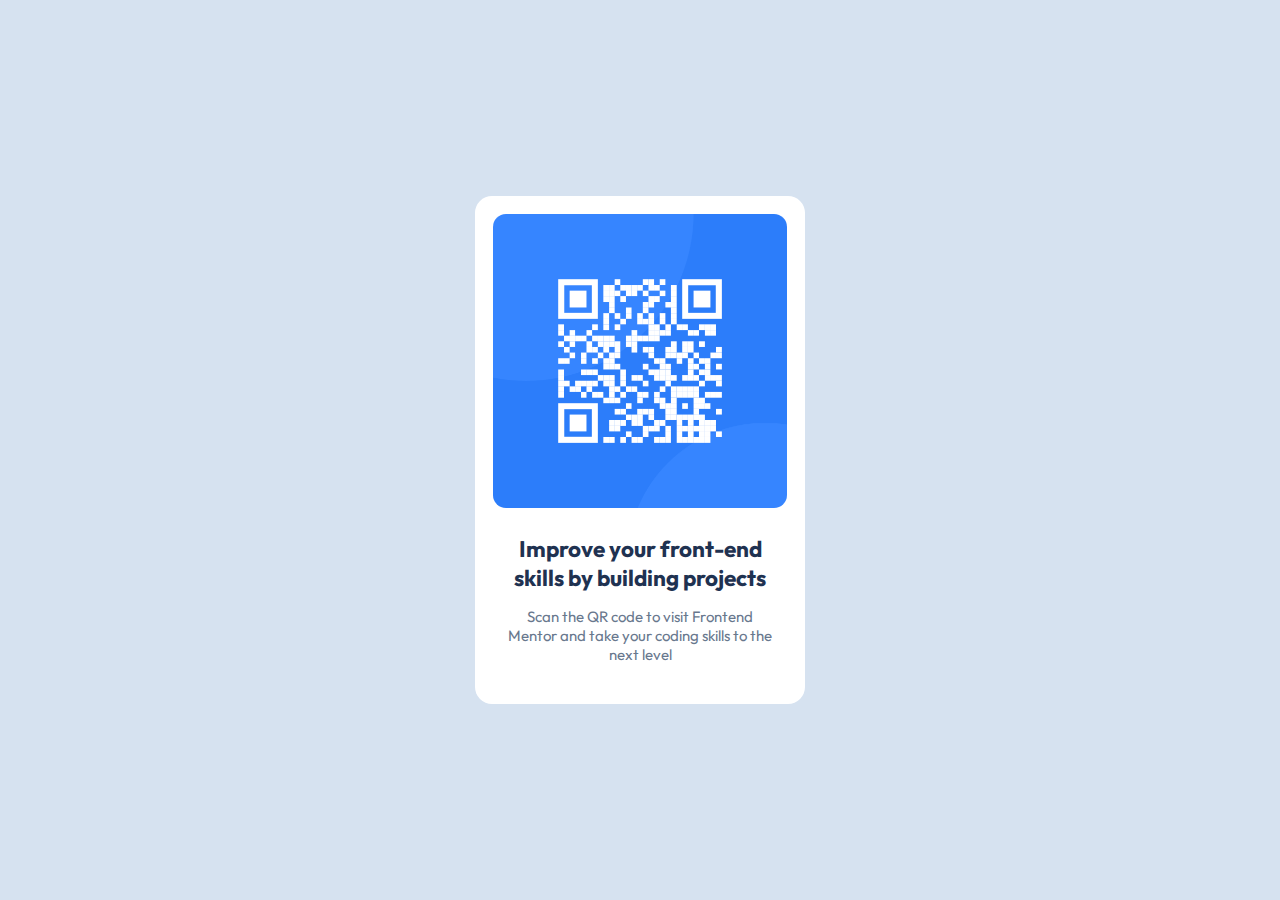
<file: git-test/index.html>
<!DOCTYPE html>
<html lang="en">
  <head>
    <meta charset="UTF-8" />
    <meta name="viewport" content="width=device-width, initial-scale=1.0" />
    <!-- displays site properly based on user's device -->

    <link rel="icon" type="image/png" sizes="32x32" href="favicon-32x32.png" />
    <link rel="stylesheet" href="style.css" />
    <title>Frontend Mentor | QR code component</title>
    <style>
      @import url("https://fonts.googleapis.com/css2?family=Outfit:wght@100..900&display=swap");
    </style>
  </head>
  <body>
    <div class="container">
      <div class="card">
        <img src="image-qr-code.png" alt="qr code" />
        <div class="txt">
          <h2>Improve your front-end skills by building projects</h2>
          <p>
            Scan the QR code to visit Frontend Mentor and take your coding
            skills to the next level
          </p>
        </div>
      </div>
    </div>
  </body>
</html>
</file>
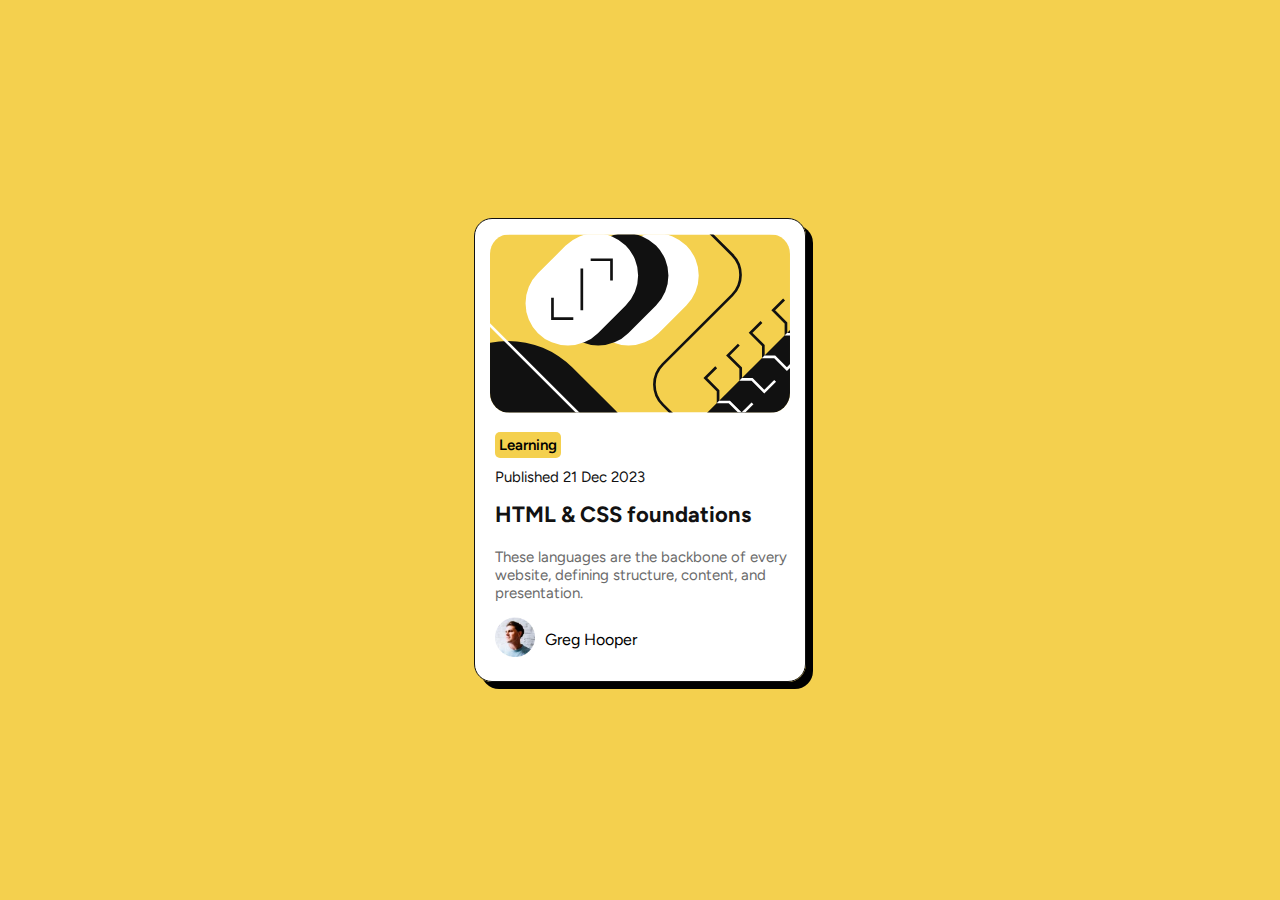
<file: preview-card/index.html>
<!DOCTYPE html>
<html lang="en">
  <head>
    <meta charset="UTF-8" />
    <meta name="viewport" content="width=device-width, initial-scale=1.0" />
    <!-- displays site properly based on user's device -->

    <link
      rel="icon"
      type="image/png"
      sizes="32x32"
      href="./assets/images/favicon-32x32.png"
    />
    <link rel="stylesheet" href="style.css" />
    <title>Frontend Mentor | Blog preview card</title>
  </head>
  <body>
    <div class="container">
      <div class="card">
        <img
          src="./assets/images/illustration-article.svg"
          alt=""
          class="top"
        />
        <div class="txt">
          <h2>Learning</h2>
          <p class="first">Published 21 Dec 2023</p>
          <h1>HTML & CSS foundations</h1>
          <p class="second">
            These languages are the backbone of every website, defining
            structure, content, and presentation.
          </p>
          <div class="publisher">
            <img src="./assets/images/image-avatar.webp" alt="" />
            <p>Greg Hooper</p>
          </div>
        </div>
      </div>
    </div>
  </body>
</html>
</file>
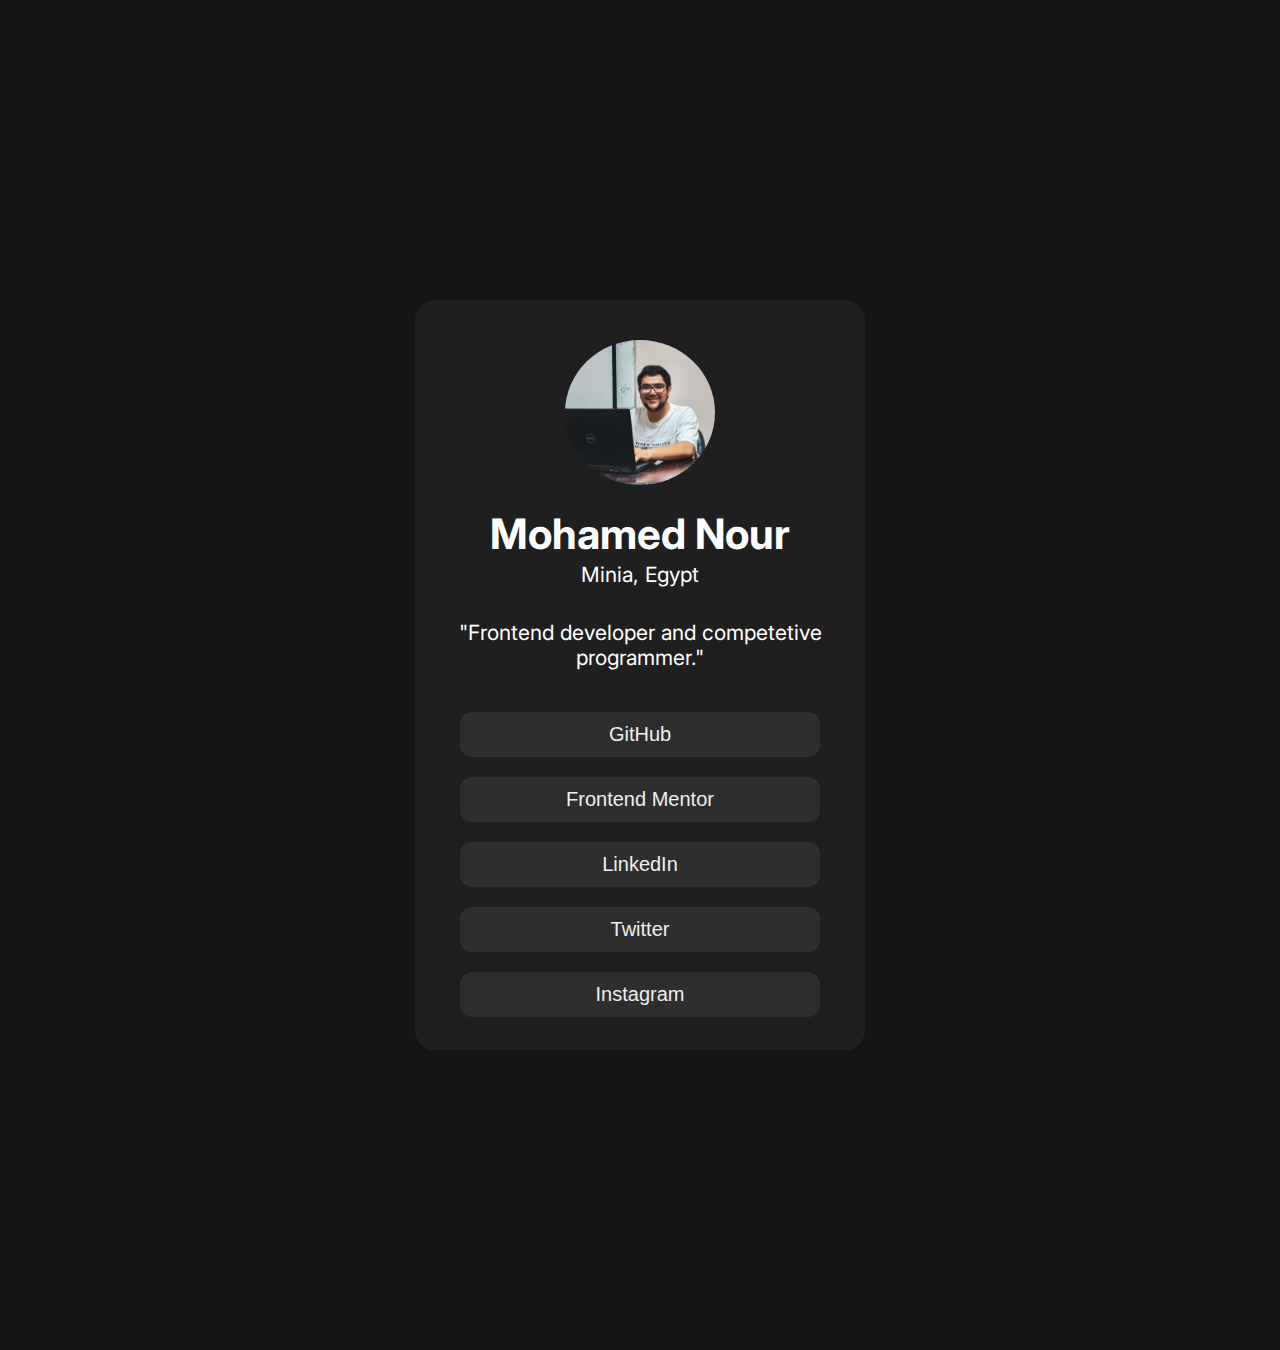
<file: social-links-profile-main/index.html>
<!DOCTYPE html>
<html lang="en">
<head>
  <meta charset="UTF-8">
  <meta name="viewport" content="width=device-width, initial-scale=1.0"> <!-- displays site properly based on user's device -->

  <link rel="icon" type="image/png" sizes="32x32" href="./assets/images/favicon-32x32.png">
  
  <title>Frontend Mentor | Social links profile</title>
  <style>
    .attribution { font-size: 11px; text-align: center; }
    .attribution a { color: hsl(228, 45%, 44%); }
  </style>
  <link rel="stylesheet" href="style.css">
</head>
<body>
<div class="container">
  <div class="card">
    <div class="text">
      <img src="MyImage.jpg" alt="myPic">
      <div class="words">
      <h1>Mohamed Nour</h1>
      <p class="first">Minia, Egypt</p>
      <p class="second">"Frontend developer and competetive programmer."</p>
      </div>
    </div>
    <div class="links">
      <a href="https://github.com/midonour/" target="_blank"><button>GitHub</button></a>
      <a href="https://www.frontendmentor.io/profile/midonour" target="_blank"><button>Frontend Mentor</button></a>
      <a href="https://www.linkedin.com/in/mohamed-nour-6396b1320/" target="_blank"><button>LinkedIn</button></a>
      <a href="https://x.com/midonour2311" target="_blank"><button>Twitter</button></a>
      <a href="https://www.instagram.com/mohamednouralkhtib/" target="_blank"><button>Instagram</button></a>
    </div>
  </div>
  </div>
  <!-- <div class="attribution">
    Challenge by <a href="https://www.frontendmentor.io?ref=challenge" target="_blank">Frontend Mentor</a>. 
    Coded by <a href="#">Your Name Here</a>.
  </div> -->
</body>
</html>
</file>
<file: git-test/style.css>
* {
    /* width: 1440px;*/
    margin: 0;
    padding: 0;

}

body {
    background-color: hsl(212, 45%, 89%);
    font-family: 'outfit', sans-serif;
    min-height: 100vh;
    align-items: center;
    display: flex;
    font-size: 15px;
}

.container {
    max-width: 360px;
    margin: 0 auto;
}

.card {
    background-color: white;
    padding: 18px;
    border-radius: 17px;
    text-align: center;
    margin: 0 1em;
}

.card img {
    width: 100%;
    border-radius: 13px;
}
.txt{
    padding: 22px 10px;
}

.txt h2 {
    color: hsl(218, 44%, 22%);
    padding-bottom: 15px;
}

.txt p {
    color: hsl(216, 15%, 48%);
}
</file>
<file: preview-card/style.css>
@import url('https://fonts.googleapis.com/css2?family=Figtree:ital,wght@0,300..900;1,300..900&family=Outfit:wght@100..900&display=swap');

* {
    margin: 0;
    padding: 0;
}

body {
    min-height: 100vh;
    align-items: center;
    display: flex;
    font-size: 16px;
    background-color: hsl(47, 88%, 63%);
    font-family: 'Figtree', sans-serif;
}

.container {
    max-width: 360px;
    margin: 0 auto;
    border-radius: 18px;
    box-shadow: 7px 7px 0 black;
}

.card .top {
    width: 100%;
    border-radius: 20px;
}

.card {
    width: 300px;
    padding: 15px;
    border-radius: 18px;
    background-color: hsl(0, 0%, 100%);
    border: 1px solid hsl(0, 0%, 7%);
    ;
}

.txt {
    padding-top: 10px;
    width: 100%;
    margin: 5px;
}

.publisher img {
    width: 40px;
    height: 40px;
    padding: 0 10px 0 0;
}

.publisher {
    position: relative;
    margin: 0px;
}

.publisher p {
    height: 100%;
    position: absolute;
    display: inline;
    top: 13px;
}

h2 {
    width: fit-content;
    background-color: hsl(47, 88%, 63%);
    padding: 4px;
    border-radius: 5px;
    font-size: 15px;
    font-weight: 600;
    letter-spacing: 0;
}

.second {
    color: hsl(0, 0%, 42%);
    margin: 20px 0 15px 0;
    font-size: 15px;
}

.first {
    padding-top: 0px;
    margin: 10px 0 15px 0;
    font-size: 15px;
    color: hsl(0, 0%, 7%);
}

h1 {
    color: hsl(0, 0%, 7%);
    font-size: 22px;
}

h1:hover{
    color: hsl(47, 88%, 63%);
    cursor: pointer;
}
</file>
<file: social-links-profile-main/style.css>
@import url('https://fonts.googleapis.com/css2?family=Figtree:ital,wght@0,300..900;1,300..900&family=Inter:ital,opsz,wght@0,14..32,100..900;1,14..32,100..900&family=Outfit:wght@100..900&display=swap');

* {
    padding: 0;
    margin: 0;
}

body {
    font-family: 'Inter', sans-serif;
    min-height: 150vh;
    background-color: hsl(0, 0%, 8%);
    color: hsl(0, 0%, 100%);
    display: flex;
    align-items: center;
    font-size: 21px;

}

.container {
    width: 450px;
    height: 750px;
    margin: 0 auto;
    background-color: hsl(0, 0%, 12%);
    text-align: center;
    border-radius: 20px;
}

.card {
   
    height: 750px;
    width: 450px;
}

.links {
    width: 100%;
    height: 50%;
    /* padding: 15px 0; */
    padding: 22px 0;
}

button {
    width: 360px;
    margin-top: 20px;
    height: 45px;
    font-size: 20px;
    border-radius: 12px;
    background-color: hsl(0, 0%, 18%);
    border: none;
    color: #eee;
    cursor: pointer;
}
button:hover{
    color:hsl(0, 0%, 8%);
    background-color: hsl(75, 94%, 57%);
}

img {
    border-radius: 50%;
    /* width: 100px;
    margin-top: 27px; */
    width: 150px;
    margin-top: 40px;
}

h1 {
    /* margin-top: 12px; */
    margin-top: 18px;
}

.first {
    /* margin-top: 2px; */
    margin-top: 3px;
}

.second {
    /* margin-top: 22px; */
    margin-top: 33px;
}
</file>
